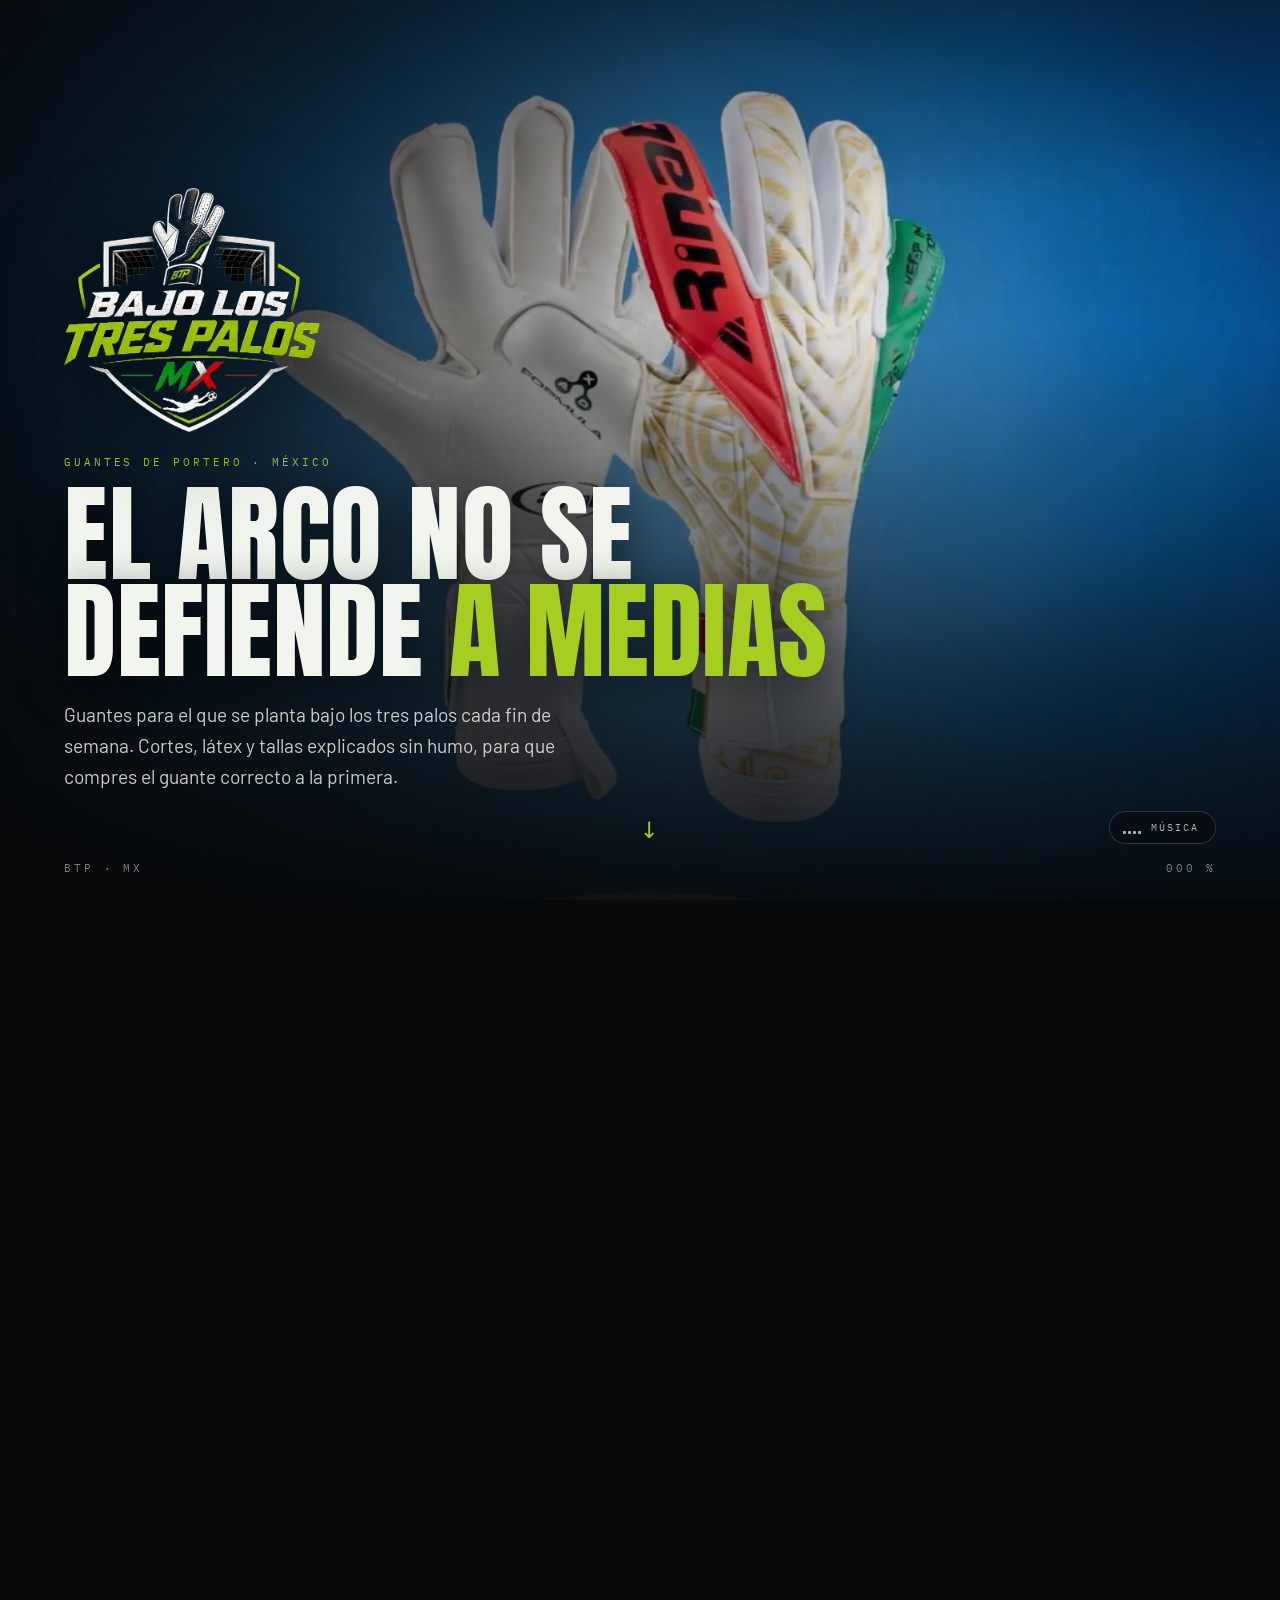
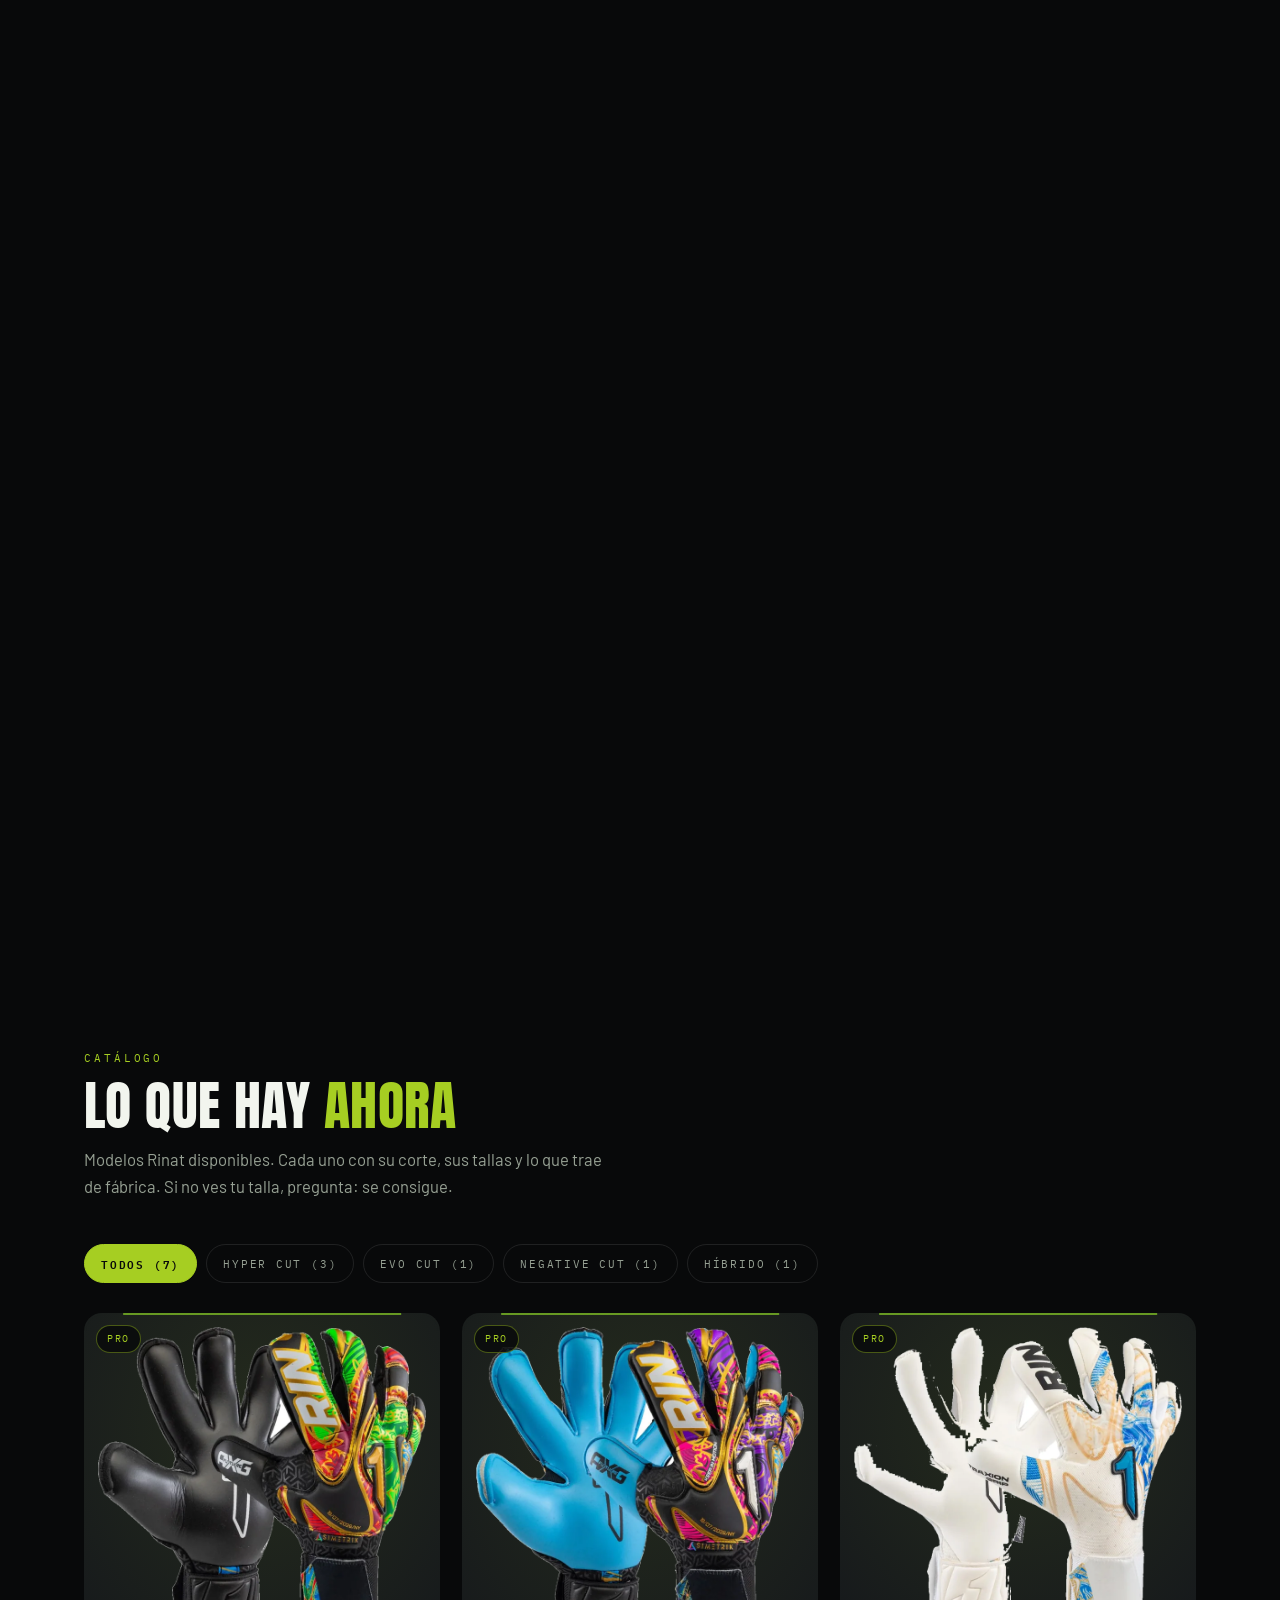
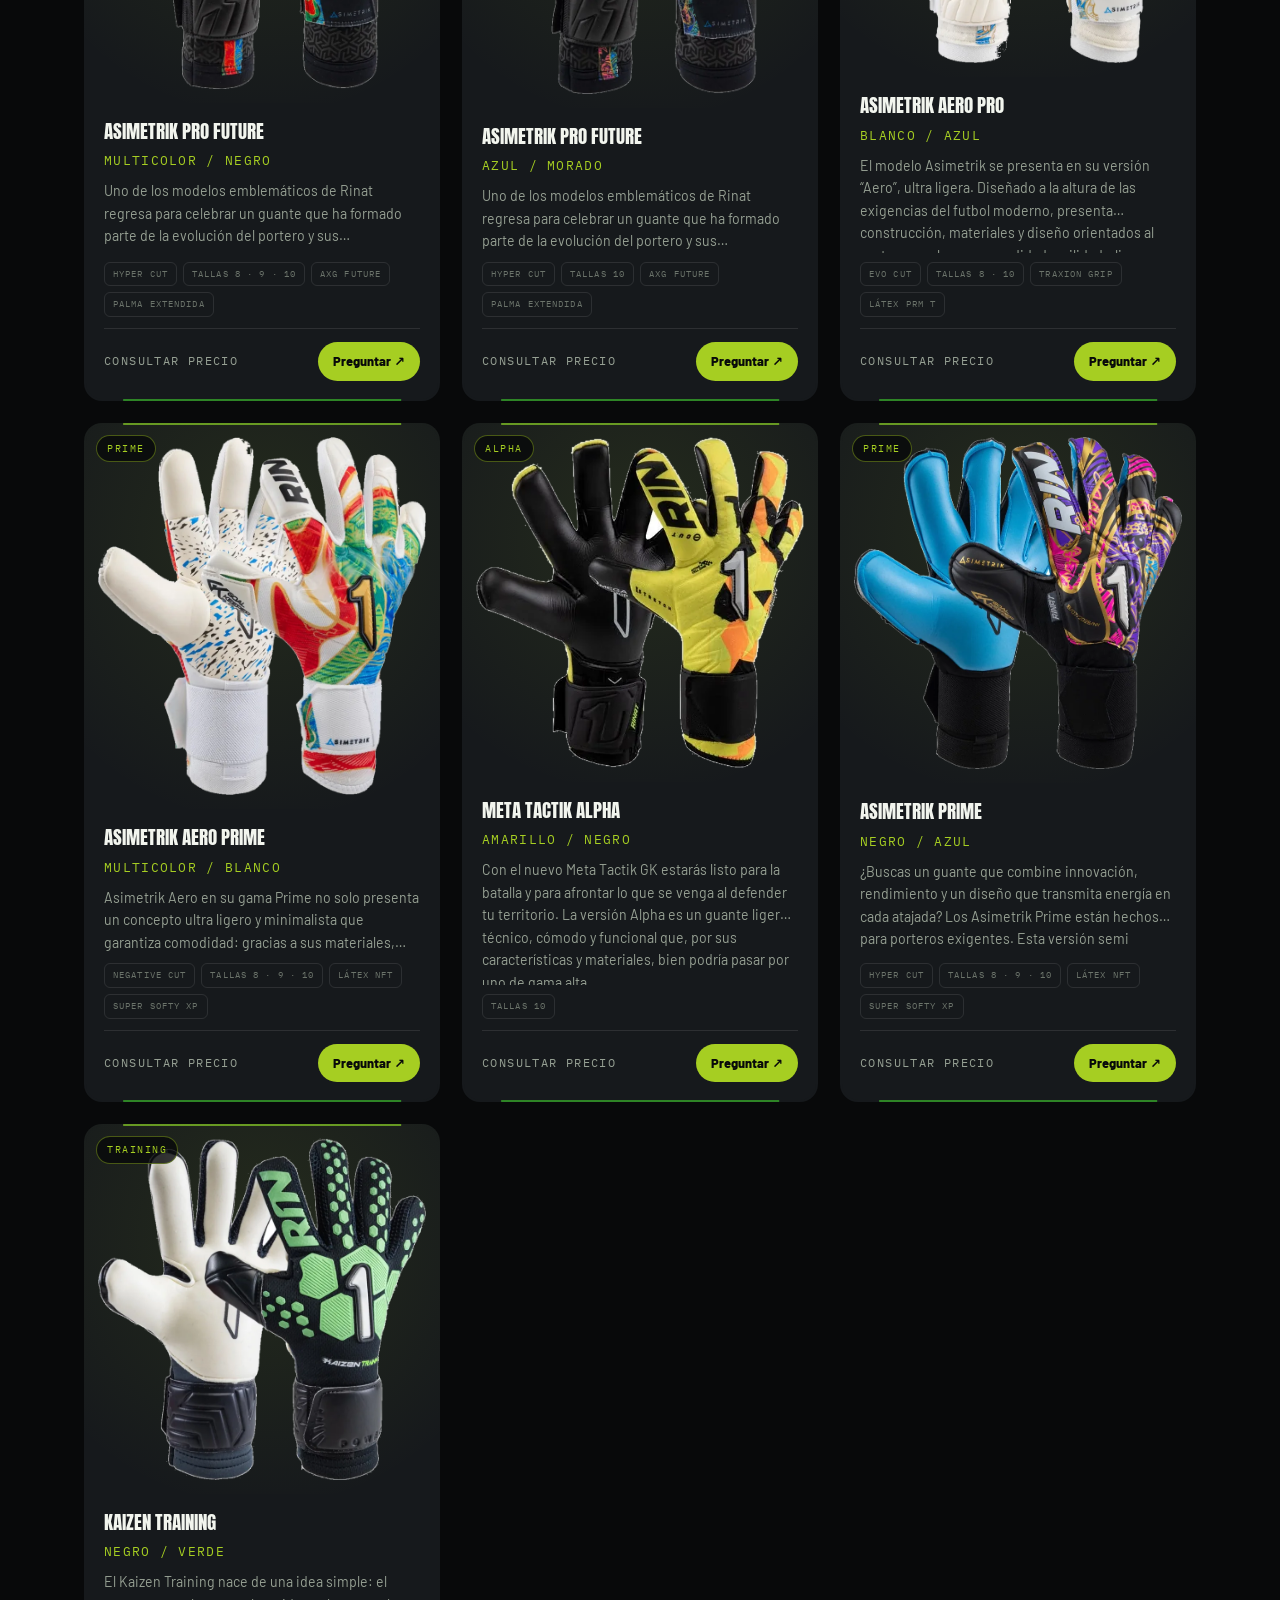
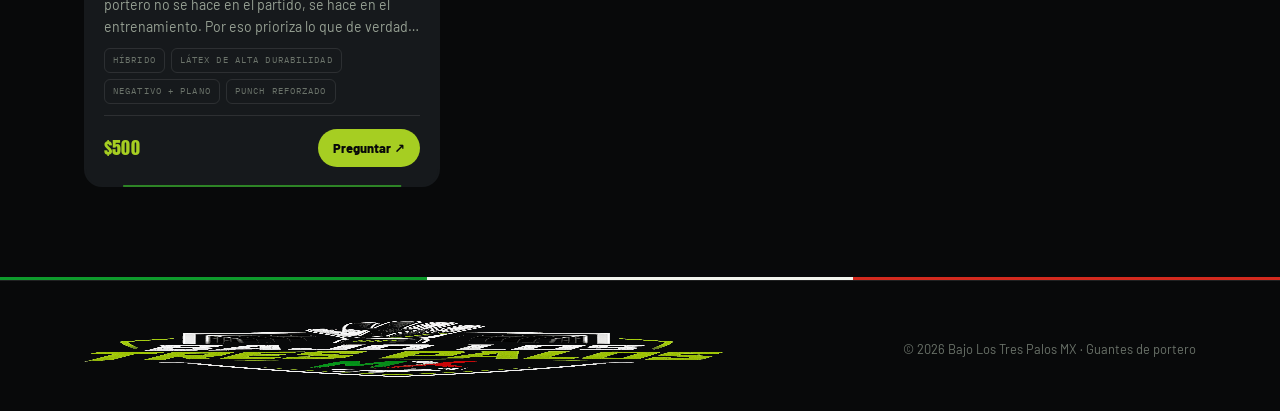
<file: index.html>
<!DOCTYPE html>
<html lang="es-MX">
<head>
<meta charset="utf-8">
<meta name="viewport" content="width=device-width, initial-scale=1">
<title>Bajo Los Tres Palos MX · Guantes de portero</title>
<meta name="description" content="Guantes de portero Rinat en México: Asimetrik PRO Future, Aero PRO, Aero Prime, Prime y Meta Tactik Alpha. Tallas 8 a 10.">
<meta name="theme-color" content="#08090A">
<link rel="canonical" href="https://bajo-los-tres-palos-mx.vercel.app/">

<meta property="og:type" content="website">
<meta property="og:site_name" content="Bajo Los Tres Palos MX">
<meta property="og:title" content="Bajo Los Tres Palos MX · Guantes de portero">
<meta property="og:description" content="El arco no se defiende a medias.">
<meta property="og:image" content="https://bajo-los-tres-palos-mx.vercel.app/assets/img/og-btp.jpg">
<meta property="og:locale" content="es_MX">
<meta name="twitter:card" content="summary_large_image">

<link rel="icon" href="assets/img/favicon-32.png" sizes="any">
<link rel="apple-touch-icon" href="assets/img/apple-touch-icon.png">

<link rel="preconnect" href="https://fonts.googleapis.com">
<link rel="preconnect" href="https://fonts.gstatic.com" crossorigin>
<link href="https://fonts.googleapis.com/css2?family=Anton&family=Barlow:wght@400;600;700;800&family=IBM+Plex+Mono:wght@400;500&display=swap" rel="stylesheet">
<link rel="preload" as="image" href="assets/img/poster-1.jpg">
<link rel="stylesheet" href="assets/css/style.css">
</head>
<body>

<!-- ============================================================
     HERO · scroll-driven video scrubbing
     El pin se queda fijo y el scroll mueve el currentTime de los
     dos clips encadenados. Ver assets/js/hero.js
     ============================================================ -->
<section id="inicio" class="cine" aria-label="Bajo Los Tres Palos MX, guantes de portero">
  <div class="cine-pin">
    <div class="cine-stage">
      <img class="cine-media cine-poster" src="assets/img/poster-1.jpg"
           alt="Par de guantes de portero blancos con detalles dorados y tricolor mexicano"
           width="1280" height="720">

      <video class="cine-media cine-clip" muted playsinline preload="auto" aria-hidden="true"
             poster="assets/img/poster-1.jpg"
             data-src-h="assets/media/hero-1.mp4"
             data-src-v="assets/media/hero-1-v.mp4"></video>

      <video class="cine-media cine-clip" muted playsinline preload="none" aria-hidden="true"
             poster="assets/img/poster-2.jpg"
             data-src-h="assets/media/hero-2.mp4"
             data-src-v="assets/media/hero-2-v.mp4"></video>

      <div class="cine-grain"></div>
      <div class="cine-scrim"></div>
    </div>

    <div class="cine-copy">
      <img class="cine-logo" src="assets/img/logo-btp.png"
           alt="Escudo de Bajo Los Tres Palos MX" width="640" height="611">
      <p class="mono cine-eyebrow">Guantes de portero · México</p>
      <h1 class="display cine-h1">El arco no se<br>defiende <em>a medias</em></h1>
      <p class="cine-sub">Guantes para el que se planta bajo los tres palos cada fin de semana. Cortes, látex y tallas explicados sin humo, para que compres el guante correcto a la primera.</p>
    </div>

    <div class="cine-hud mono">
      <span>BTP · MX</span>
      <span class="cine-hud-idx">000 %</span>
    </div>
    <div class="cine-prog"></div>
    <div class="cine-cue" aria-hidden="true">↓</div>

    <button class="son" id="btp-son" type="button" aria-pressed="false" aria-label="Poner la música">
      <span class="son-eq" aria-hidden="true"><i></i><i></i><i></i><i></i></span>
      <span class="son-txt">Música</span>
    </button>
  </div>
</section>

<audio id="btp-audio" src="assets/audio/btp-tema.m4a" loop preload="none"></audio>

<!-- ====================== CATÁLOGO ====================== -->
<section id="catalogo" class="sec">
  <div class="wrap">
    <div class="sec-head">
      <span class="mono">Catálogo</span>
      <h2 class="display sec-h2">Lo que hay <em>ahora</em></h2>
      <p class="sec-lead">Modelos Rinat disponibles. Cada uno con su corte, sus tallas y lo que trae de fábrica. Si no ves tu talla, pregunta: se consigue.</p>
    </div>

    <div class="filtros" id="filtros" role="group" aria-label="Filtrar por corte"></div>
    <div class="grid-prod" id="grid-prod"></div>
  </div>
</section>

<span class="tricolor" style="display:block;height:3px;background:linear-gradient(90deg,var(--mx-verde) 0 33.33%,var(--hueso) 33.33% 66.66%,var(--mx-rojo) 66.66% 100%)"></span>

<footer class="foot" id="contacto">
  <div class="wrap foot-in">
    <img src="assets/img/logo-btp.png" alt="Bajo Los Tres Palos MX" width="640" height="611">
    <small>© <span id="anio">2026</span> Bajo Los Tres Palos MX · Guantes de portero</small>
  </div>
</footer>

<script src="assets/js/config.js"></script>
<script src="assets/js/productos.js"></script>
<script src="assets/js/hero.js"></script>
<script src="assets/js/catalogo.js"></script>
<script src="assets/js/audio.js"></script>
</body>
</html>
</file>
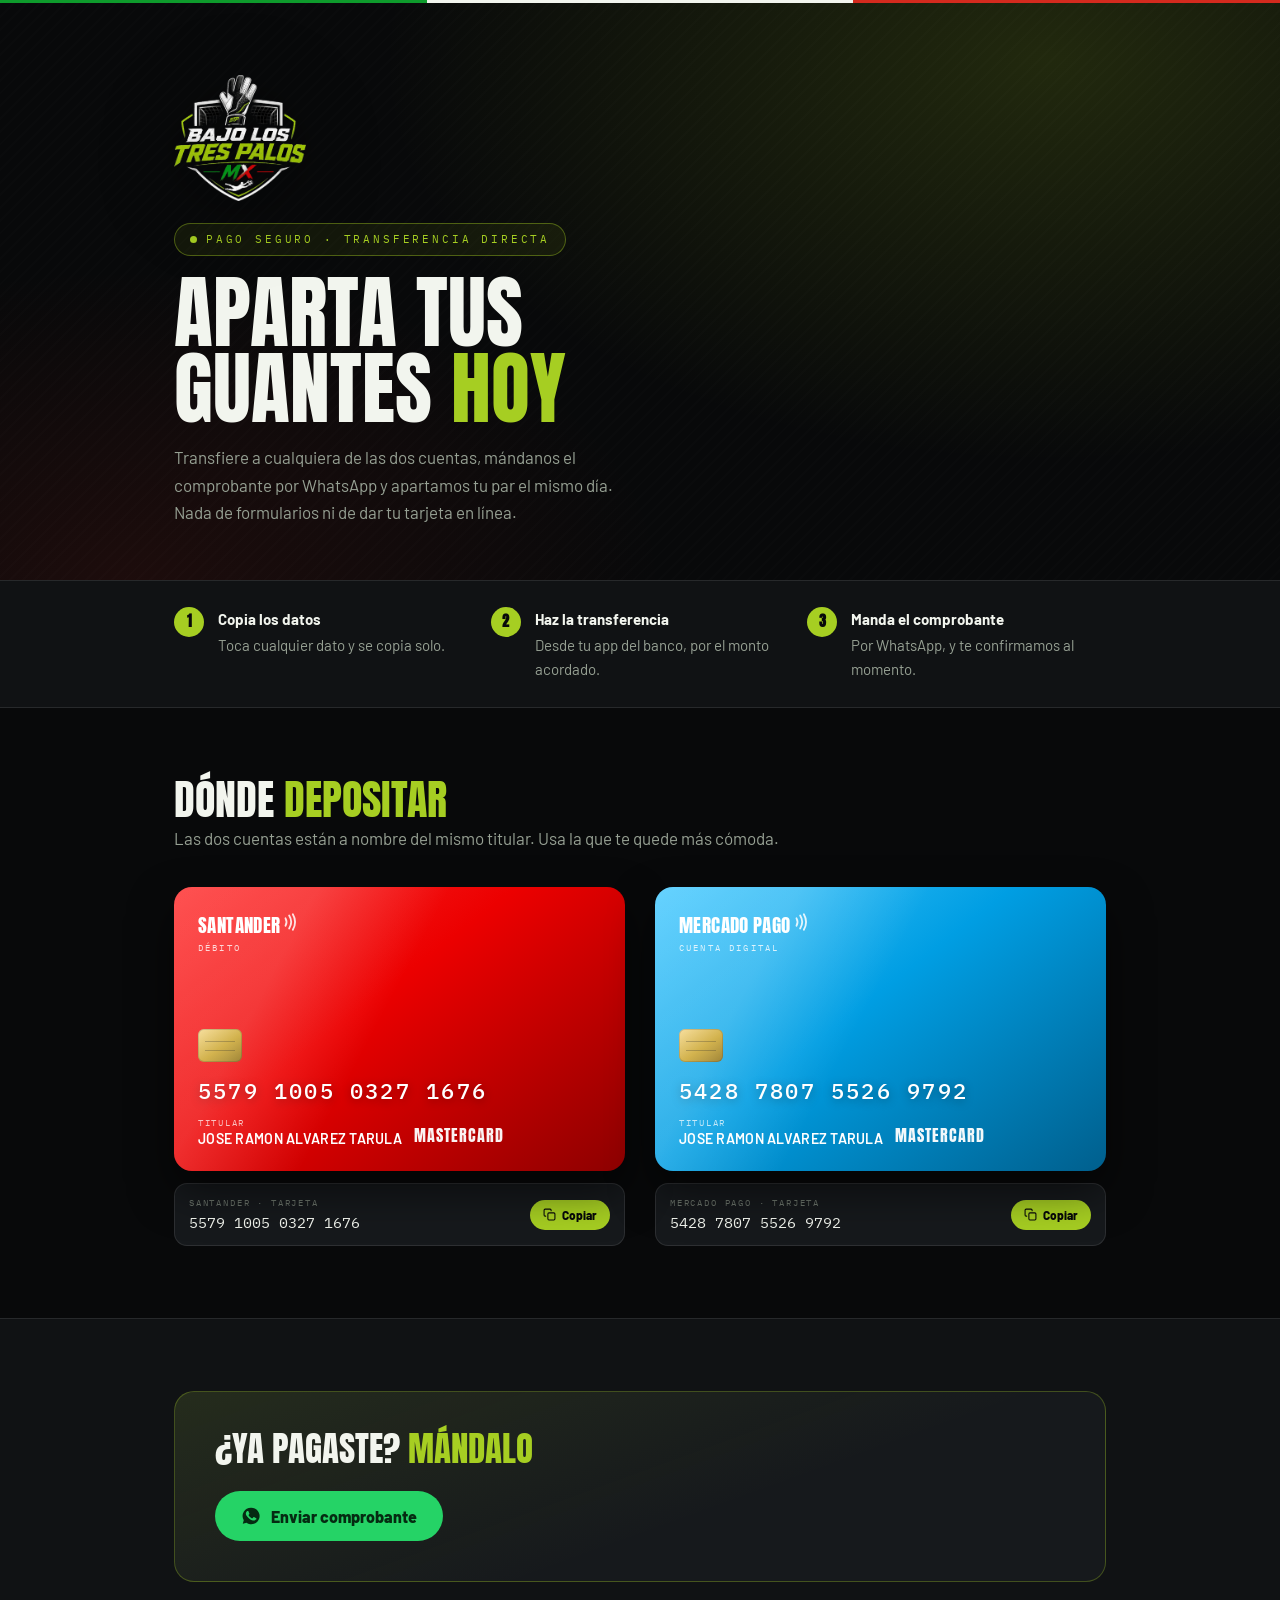
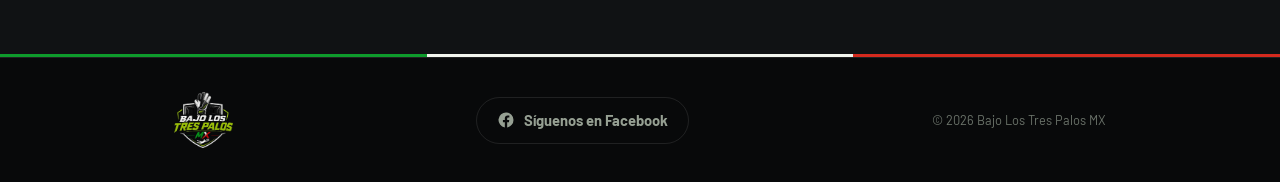
<file: cuenta/index.html>
<!DOCTYPE html>
<html lang="es-MX">
<head>
<meta charset="utf-8">
<meta name="viewport" content="width=device-width, initial-scale=1">
<title>Pagos · Bajo Los Tres Palos MX</title>
<meta name="description" content="Datos para transferencia: Santander y Mercado Pago. Copia, paga y manda tu comprobante por WhatsApp.">
<meta name="robots" content="noindex, nofollow">
<meta name="theme-color" content="#08090A">

<!-- ══════════════════════════════════════════════════════════════════
     DOMINIO · lo único que hay que cambiar si la página se muda.
     Apunta a Vercel, que es el dominio bueno.
     (Van completas y no relativas porque WhatsApp y Facebook leen el
     HTML crudo, sin ejecutar JavaScript.)
     ══════════════════════════════════════════════════════════════════ -->
<meta property="og:type" content="website">
<meta property="og:site_name" content="Bajo Los Tres Palos MX">
<meta property="og:title" content="Aparta tus guantes hoy · Bajo Los Tres Palos MX">
<meta property="og:description" content="Transfiere a Santander o Mercado Pago, manda tu comprobante por WhatsApp y te apartamos tu par el mismo día.">
<meta property="og:url" content="https://bajo-los-tres-palos-mx.vercel.app/cuenta/">
<meta property="og:image" content="https://bajo-los-tres-palos-mx.vercel.app/assets/img/og-pagos.jpg">
<meta property="og:image:secure_url" content="https://bajo-los-tres-palos-mx.vercel.app/assets/img/og-pagos.jpg">
<meta property="og:image:type" content="image/jpeg">
<meta property="og:image:width" content="1200">
<meta property="og:image:height" content="630">
<meta property="og:image:alt" content="Bajo Los Tres Palos MX · datos para pagar por Santander o Mercado Pago">
<meta property="og:locale" content="es_MX">
<meta name="twitter:card" content="summary_large_image">
<meta name="twitter:title" content="Aparta tus guantes hoy · Bajo Los Tres Palos MX">
<meta name="twitter:description" content="Santander y Mercado Pago. Copia los datos y manda tu comprobante.">
<meta name="twitter:image" content="https://bajo-los-tres-palos-mx.vercel.app/assets/img/og-pagos.jpg">

<link rel="icon" href="../assets/img/favicon-32.png" sizes="any">
<link rel="preconnect" href="https://fonts.googleapis.com">
<link rel="preconnect" href="https://fonts.gstatic.com" crossorigin>
<link href="https://fonts.googleapis.com/css2?family=Anton&family=Barlow:wght@400;600;700;800&family=IBM+Plex+Mono:wght@400;500;600&display=swap" rel="stylesheet">

<style>
:root{
  --negro:#08090A; --carbon:#101214; --humo:#16191C;
  --linea:rgba(242,245,238,.10);
  --lima:#A6CE22; --lima-hi:#C7EE3B;
  --hueso:#F2F5EE; --gris:#96A093; --gris-2:#6B736A;
  --mx-verde:#0E9B2C; --mx-rojo:#D42A1E;
  --santander:#EC0000; --mp:#009EE3; --wa:#25D366;
  --ease:cubic-bezier(.23,1,.32,1);
  --pad:clamp(20px,5vw,64px);
}
*,*::before,*::after{ box-sizing:border-box; }
body{
  margin:0; background:var(--negro); color:var(--hueso);
  font-family:'Barlow',system-ui,sans-serif; font-size:17px; line-height:1.6;
  -webkit-font-smoothing:antialiased; overflow-x:hidden;
}
img{ display:block; max-width:100%; height:auto; }
::selection{ background:var(--lima); color:var(--negro); }
.wrap{ width:min(1060px,100%); margin-inline:auto; padding-inline:var(--pad); }
.display{ font-family:'Anton',Impact,sans-serif; font-weight:400; text-transform:uppercase; line-height:.95; }
.mono{ font-family:'IBM Plex Mono',ui-monospace,monospace; font-size:.68rem; letter-spacing:.26em; text-transform:uppercase; }
.tricolor{ height:3px; background:linear-gradient(90deg,var(--mx-verde) 0 33.33%,var(--hueso) 33.33% 66.66%,var(--mx-rojo) 66.66%); }

/* ───────────── portada ───────────── */
.portada{
  position:relative; overflow:hidden;
  padding:clamp(44px,8vh,86px) 0 clamp(36px,6vh,60px);
  background:
    radial-gradient(90% 120% at 82% 10%, rgba(166,206,34,.16), transparent 58%),
    radial-gradient(70% 90% at 10% 100%, rgba(212,42,30,.10), transparent 60%),
    var(--negro);
}
.portada::after{
  content:''; position:absolute; inset:0; pointer-events:none; opacity:.5;
  background:repeating-linear-gradient(135deg, rgba(242,245,238,.02) 0 2px, transparent 2px 9px);
}
.portada .wrap{ position:relative; z-index:1; }
.escudo{ width:clamp(96px,14vw,132px); margin-bottom:22px;
  filter:drop-shadow(0 14px 38px rgba(0,0,0,.8)); }
.portada h1{ margin:0; font-size:clamp(2.5rem,8vw,5rem); }
.portada h1 em{ font-style:normal; color:var(--lima); }
.portada p{ margin:18px 0 0; max-width:46ch; color:var(--gris); font-size:1.06rem; }
.sello{
  display:inline-flex; align-items:center; gap:9px; margin-bottom:18px;
  border:1px solid rgba(166,206,34,.4); background:rgba(166,206,34,.08);
  color:var(--lima); border-radius:999px; padding:7px 15px;
}
.sello i{ width:7px; height:7px; border-radius:50%; background:var(--lima);
  box-shadow:0 0 0 0 rgba(166,206,34,.6); animation:latir 2.4s ease-out infinite; }
@keyframes latir{ 70%{ box-shadow:0 0 0 9px rgba(166,206,34,0); } 100%{ box-shadow:0 0 0 0 rgba(166,206,34,0); } }

/* ───────────── pasos ───────────── */
.pasos{ background:var(--carbon); border-block:1px solid var(--linea); padding:26px 0; }
.pasos-in{ display:grid; gap:18px; grid-template-columns:repeat(auto-fit,minmax(230px,1fr)); }
.paso{ display:flex; gap:14px; align-items:flex-start; }
.paso b{
  flex:none; width:30px; height:30px; border-radius:50%; display:grid; place-items:center;
  background:var(--lima); color:var(--negro); font-family:'Anton',sans-serif; font-size:.9rem;
}
.paso p{ margin:0; font-size:.94rem; color:var(--gris); }
.paso strong{ display:block; color:var(--hueso); font-weight:700; margin-bottom:2px; }

/* ───────────── sección ───────────── */
.sec{ padding:clamp(48px,8vh,84px) 0; }
.sec-tit{ margin:0 0 6px; font-size:clamp(1.6rem,4.4vw,2.6rem); }
.sec-tit em{ font-style:normal; color:var(--lima); }
.sec-sub{ margin:0 0 34px; color:var(--gris); }

.metodos{ display:grid; gap:clamp(20px,3vw,30px); grid-template-columns:repeat(auto-fit,minmax(320px,1fr)); }

/* ───────────── tarjeta bancaria ───────────── */
.metodo{ display:flex; flex-direction:column; gap:12px; }
.plastico{
  position:relative; aspect-ratio:1.586/1; border-radius:18px; overflow:hidden;
  padding:clamp(18px,3.4vw,24px); display:flex; flex-direction:column;
  color:#fff; cursor:pointer; border:0; text-align:left; width:100%;
  font-family:inherit; font-size:inherit;
  box-shadow:0 20px 44px rgba(0,0,0,.55);
  transition:transform .3s var(--ease), box-shadow .3s var(--ease);
}
.plastico:hover{ transform:translateY(-5px) rotate(-.4deg); box-shadow:0 26px 58px rgba(0,0,0,.65); }
.plastico:focus-visible{ outline:3px solid var(--lima); outline-offset:4px; }
.plastico::after{            /* brillo diagonal */
  content:''; position:absolute; inset:0; pointer-events:none;
  background:linear-gradient(118deg, rgba(255,255,255,.18) 0 24%, transparent 46%);
}
.plastico.santander{ background:linear-gradient(142deg,#ff2b2b 0%,#EC0000 42%,#8d0000 100%); }
.plastico.mp{ background:linear-gradient(142deg,#45c9ff 0%,#009EE3 44%,#005f8d 100%); }

.p-top{ display:flex; justify-content:space-between; align-items:flex-start; }
.p-marca{ font-family:'Anton',sans-serif; font-size:1.18rem; letter-spacing:.02em; text-transform:uppercase; }
.p-marca small{ display:block; font-family:'IBM Plex Mono',monospace; font-size:.56rem;
  letter-spacing:.24em; opacity:.8; margin-top:3px; }
.p-nfc{ width:22px; height:22px; opacity:.85; }
.p-chip{
  width:44px; height:33px; border-radius:6px; margin:auto 0 0;
  background:linear-gradient(145deg,#f6d98a,#c9a227 55%,#8c6d12);
  position:relative; box-shadow:inset 0 0 0 1px rgba(0,0,0,.18);
}
.p-chip::before,.p-chip::after{
  content:''; position:absolute; left:16%; right:16%; height:1px; background:rgba(0,0,0,.28);
}
.p-chip::before{ top:36%; } .p-chip::after{ top:64%; }
.p-num{
  font-family:'IBM Plex Mono',monospace; font-weight:500;
  font-size:clamp(1.05rem,3.6vw,1.38rem); letter-spacing:.1em; margin-top:14px;
  text-shadow:0 2px 10px rgba(0,0,0,.35);
}
.p-bot{ display:flex; justify-content:space-between; align-items:flex-end; gap:12px; margin-top:12px; }
.p-lab{ font-family:'IBM Plex Mono',monospace; font-size:.54rem; letter-spacing:.2em;
  text-transform:uppercase; opacity:.72; margin-bottom:2px; }
.p-val{ font-size:.88rem; font-weight:600; letter-spacing:.02em; white-space:nowrap; }
.p-red{ font-family:'Anton',sans-serif; font-size:1rem; letter-spacing:.06em; opacity:.95; }

/* ───────────── filas de copiar ───────────── */
.copiar{
  display:flex; align-items:center; gap:12px; width:100%; text-align:left;
  background:var(--humo); border:1px solid var(--linea); border-radius:13px;
  padding:13px 14px; cursor:pointer; color:inherit; font-family:inherit;
  transition:border-color .2s ease, background .2s ease;
}
.copiar:hover{ border-color:rgba(166,206,34,.5); background:#1a1e21; }
.copiar:focus-visible{ outline:3px solid var(--lima); outline-offset:3px; }
.copiar.ok{ border-color:var(--lima); background:rgba(166,206,34,.1); }
.c-txt{ flex:1; min-width:0; }
.c-lab{ display:block; font-family:'IBM Plex Mono',monospace; font-size:.57rem;
  letter-spacing:.2em; text-transform:uppercase; color:var(--gris-2); margin-bottom:3px; }
.c-val{ display:block; font-family:'IBM Plex Mono',monospace; font-size:.95rem;
  color:var(--hueso); overflow:hidden; text-overflow:ellipsis; white-space:nowrap; }
.c-btn{
  flex:none; display:inline-flex; align-items:center; gap:6px;
  font-size:.74rem; font-weight:800; color:var(--negro); background:var(--lima);
  border-radius:999px; padding:8px 13px; white-space:nowrap;
}
.copiar.ok .c-btn{ background:var(--lima-hi); }
.c-btn svg{ width:13px; height:13px; }

/* ───────────── comprobante ───────────── */
.comprobante{ background:var(--carbon); border-top:1px solid var(--linea); }
.caja{
  border:1px solid rgba(166,206,34,.3); border-radius:20px;
  background:linear-gradient(160deg, rgba(166,206,34,.1), transparent 60%), var(--humo);
  padding:clamp(24px,4vw,40px);
}
.caja h2{ margin:0 0 26px; font-size:clamp(1.5rem,3.6vw,2.2rem); }
.wa{
  display:inline-flex; align-items:center; gap:10px; text-decoration:none;
  background:var(--wa); color:#052B12; font-weight:800; font-size:1rem;
  border:0; cursor:pointer; font-family:inherit;
  padding:15px 26px; border-radius:999px;
  transition:transform .2s var(--ease), background .2s ease;
}
.wa:hover{ transform:translateY(-2px); background:#34e67c; }
.wa:focus-visible{ outline:3px solid var(--lima); outline-offset:3px; }

.pie{ padding:34px 0; border-top:1px solid var(--linea); }
.pie-in{ display:flex; flex-wrap:wrap; gap:16px; justify-content:space-between; align-items:center; }
.pie img{ height:56px; width:auto; }
.fb{
  display:inline-flex; align-items:center; gap:9px; text-decoration:none;
  color:var(--gris); font-weight:700; font-size:.92rem;
  border:1px solid var(--linea); border-radius:999px; padding:11px 20px;
  transition:color .2s ease, border-color .2s ease, background .2s ease;
}
.fb:hover{ color:#fff; background:#1877F2; border-color:#1877F2; }
.fb:focus-visible{ outline:3px solid var(--lima); outline-offset:3px; }
.pie small{ color:var(--gris-2); font-size:.8rem; }

/* ───────────── aviso ───────────── */
#aviso{
  position:fixed; left:50%; bottom:26px; translate:-50% 0; z-index:60;
  background:var(--lima); color:var(--negro); font-weight:800; font-size:.9rem;
  padding:12px 22px; border-radius:999px; box-shadow:0 14px 34px rgba(0,0,0,.5);
  opacity:0; pointer-events:none; transition:opacity .25s ease, translate .25s ease;
}
#aviso.ver{ opacity:1; translate:-50% -6px; }

@media(max-width:430px){
  /* el tracking de .mono parte el sello en dos renglones en pantallas chicas */
  .sello{ letter-spacing:.13em; font-size:.62rem; padding:6px 13px; }
  .p-num{ letter-spacing:.06em; }
  /* un nombre completo parte en dos renglones y queda feo junto a la marca;
     cabe de un tirón bajándole un punto */
  .p-val{ font-size:.70rem; letter-spacing:0; }
  .p-red{ font-size:.86rem; }
}
@media (prefers-reduced-motion:reduce){
  *{ animation:none !important; transition:none !important; }
}
</style>
</head>
<body>

<div class="tricolor"></div>

<!-- ═════════ PORTADA ═════════ -->
<header class="portada">
  <div class="wrap">
    <img class="escudo" src="../assets/img/logo-btp.png" alt="Bajo Los Tres Palos MX" width="640" height="611">
    <div class="sello mono"><i></i> Pago seguro · transferencia directa</div>
    <h1 class="display">Aparta tus<br>guantes <em>hoy</em></h1>
    <p>Transfiere a cualquiera de las dos cuentas, mándanos el comprobante por WhatsApp y apartamos tu par el mismo día. Nada de formularios ni de dar tu tarjeta en línea.</p>
  </div>
</header>

<!-- ═════════ PASOS ═════════ -->
<section class="pasos">
  <div class="wrap pasos-in">
    <div class="paso"><b>1</b><p><strong>Copia los datos</strong>Toca cualquier dato y se copia solo.</p></div>
    <div class="paso"><b>2</b><p><strong>Haz la transferencia</strong>Desde tu app del banco, por el monto acordado.</p></div>
    <div class="paso"><b>3</b><p><strong>Manda el comprobante</strong>Por WhatsApp, y te confirmamos al momento.</p></div>
  </div>
</section>

<!-- ═════════ MÉTODOS ═════════ -->
<section class="sec">
  <div class="wrap">
    <h2 class="display sec-tit">Dónde <em>depositar</em></h2>
    <p class="sec-sub">Las dos cuentas están a nombre del mismo titular. Usa la que te quede más cómoda.</p>
    <div class="metodos" id="metodos"></div>
  </div>
</section>

<!-- ═════════ COMPROBANTE ═════════ -->
<section class="sec comprobante">
  <div class="wrap">
    <div class="caja">
      <h2 class="display">¿Ya pagaste? <span style="color:var(--lima)">Mándalo</span></h2>
      <button class="wa" id="btn-wa" type="button">
        <svg width="20" height="20" viewBox="0 0 24 24" fill="currentColor" aria-hidden="true"><path d="M12 2a10 10 0 0 0-8.7 15l-1.2 4.4 4.5-1.2A10 10 0 1 0 12 2zm5.6 14.2c-.2.7-1.3 1.3-1.9 1.3-.5 0-1.1.2-3.6-.8-3-1.3-5-4.4-5.1-4.6-.2-.2-1.2-1.6-1.2-3.1s.8-2.2 1.1-2.5c.3-.3.6-.4.8-.4h.6c.2 0 .5-.1.7.5l1 2.3c.1.2.1.4 0 .6l-.4.6-.4.4c-.1.1-.3.3-.1.6.2.3.8 1.3 1.7 2.1 1.2 1 2.1 1.4 2.4 1.5.3.1.5.1.7-.1l1-1.2c.2-.2.4-.2.7-.1l2.2 1.1c.3.2.5.2.6.4.1.1.1.7-.1 1.4z"/></svg>
        Enviar comprobante
      </button>
    </div>
  </div>
</section>

<div class="tricolor"></div>
<footer class="pie">
  <div class="wrap pie-in">
    <img src="../assets/img/logo-btp.png" alt="Bajo Los Tres Palos MX" width="640" height="611">
    <a class="fb" id="btn-fb" target="_blank" rel="noopener">
      <svg width="18" height="18" viewBox="0 0 24 24" fill="currentColor" aria-hidden="true"><path d="M22 12a10 10 0 1 0-11.56 9.88v-6.99H7.9V12h2.54V9.8c0-2.5 1.49-3.89 3.77-3.89 1.09 0 2.24.2 2.24.2v2.46h-1.26c-1.24 0-1.63.77-1.63 1.56V12h2.78l-.45 2.89h-2.33v6.99A10 10 0 0 0 22 12z"/></svg>
      Síguenos en Facebook
    </a>
    <small>© <span id="anio">2026</span> Bajo Los Tres Palos MX</small>
  </div>
</footer>

<div id="aviso" role="status" aria-live="polite"></div>

<script>
/* ══════════════════════════════════════════════════════════════
   ÚNICO LUGAR QUE HAY QUE EDITAR
   Cambia las X por tus datos reales y la página se arma sola.
   El número de WhatsApp va en formato internacional sin signos:
   52 + los 10 dígitos.  Ejemplo: "5215512345678"
   ══════════════════════════════════════════════════════════════ */
var DATOS = {
  // 52 + los 10 dígitos, sin espacios ni signos. Ej: "5215512345678"
  whatsapp: "527151315630",
  // Como aparece en la cuenta
  titular:  "JOSE RAMON ALVAREZ TARULA",
  // Página de Facebook. Vacío = no aparece el botón del pie.
  facebook: "https://www.facebook.com/profile.php?id=61590085546077",

  cuentas: [
    {
      banco:   "Santander",
      tipo:    "Débito",
      clase:   "santander",
      red:     "MASTERCARD",
      tarjeta: "5579 1005 0327 1676",
      clabe:   ""                      // vacío = no se muestra la fila
    },
    {
      banco:   "Mercado Pago",
      tipo:    "Cuenta digital",
      clase:   "mp",
      red:     "MASTERCARD",
      tarjeta: "5428 7807 5526 9792",
      clabe:   ""
    }
  ]
};
/* ════════════════ de aquí para abajo no hace falta tocar ════════════════ */

(function () {
  var aviso = document.getElementById('aviso'), temporizador = null;
  function avisar(txt) {
    aviso.textContent = txt;
    aviso.classList.add('ver');
    clearTimeout(temporizador);
    temporizador = setTimeout(function () { aviso.classList.remove('ver'); }, 1800);
  }

  /* Clipboard falla en http:// y en algunos navegadores embebidos (el de
     Instagram, por ejemplo), así que queda el textarea de respaldo. */
  function respaldo(txt) {
    var ta = document.createElement('textarea');
    ta.value = txt; ta.setAttribute('readonly', '');
    ta.style.cssText = 'position:fixed;top:-1000px';
    document.body.appendChild(ta); ta.select();
    var ok = false;
    try { ok = document.execCommand('copy'); } catch (e) {}
    document.body.removeChild(ta);
    return ok;
  }
  function copiar(txt) {
    if (navigator.clipboard && window.isSecureContext) {
      return navigator.clipboard.writeText(txt).then(function () { return true; })
             .catch(function () { return respaldo(txt); });
    }
    return Promise.resolve(respaldo(txt));
  }

  var sinLlenar = function (v) { return !v || /^[X\s]+$/i.test(v); };
  var esc = function (s) {
    return String(s).replace(/[&<>"]/g, function (c) {
      return { '&': '&amp;', '<': '&lt;', '>': '&gt;', '"': '&quot;' }[c];
    });
  };

  var NFC = '<svg class="p-nfc" viewBox="0 0 24 24" fill="none" stroke="currentColor" ' +
            'stroke-width="2" stroke-linecap="round" aria-hidden="true">' +
            '<path d="M6 8a8 8 0 0 1 0 8M10 5a13 13 0 0 1 0 14M14 3.5a17 17 0 0 1 0 17"/></svg>';
  var ICONO = '<svg viewBox="0 0 24 24" fill="none" stroke="currentColor" stroke-width="2" ' +
              'stroke-linecap="round" stroke-linejoin="round" aria-hidden="true">' +
              '<rect x="9" y="9" width="13" height="13" rx="2"/>' +
              '<path d="M5 15H4a2 2 0 0 1-2-2V4a2 2 0 0 1 2-2h9a2 2 0 0 1 2 2v1"/></svg>';

  function fila(etiqueta, valor) {
    return '<button type="button" class="copiar" data-copiar="' + esc(valor.replace(/\s/g, '')) + '">' +
             '<span class="c-txt"><span class="c-lab">' + esc(etiqueta) + '</span>' +
             '<span class="c-val">' + esc(valor) + '</span></span>' +
             '<span class="c-btn">' + ICONO + 'Copiar</span></button>';
  }

  document.getElementById('metodos').innerHTML = DATOS.cuentas.map(function (c) {
    return '<div class="metodo">' +
      '<button type="button" class="plastico ' + esc(c.clase) + '" data-copiar="' +
              esc(c.tarjeta.replace(/\s/g, '')) + '" aria-label="Copiar tarjeta ' + esc(c.banco) + '">' +
        '<div class="p-top"><span class="p-marca">' + esc(c.banco) +
          '<small>' + esc(c.tipo) + '</small></span>' + NFC + '</div>' +
        '<div class="p-chip"></div>' +
        '<div class="p-num">' + esc(c.tarjeta) + '</div>' +
        '<div class="p-bot">' +
          (sinLlenar(DATOS.titular) ? '<div></div>' :
            '<div><div class="p-lab">Titular</div>' +
            '<div class="p-val">' + esc(DATOS.titular) + '</div></div>') +
          '<span class="p-red">' + esc(c.red) + '</span></div>' +
      '</button>' +
      (sinLlenar(c.tarjeta) ? '' : fila(c.banco + ' · Tarjeta', c.tarjeta)) +
      (sinLlenar(c.clabe)   ? '' : fila(c.banco + ' · CLABE', c.clabe)) +
    '</div>';
  }).join('');

  document.addEventListener('click', function (e) {
    var el = e.target.closest('[data-copiar]');
    if (!el) return;
    var valor = el.getAttribute('data-copiar');
    if (sinLlenar(valor)) {
      avisar('Ese dato todavía trae las X');
      return;
    }
    copiar(valor).then(function (ok) {
      avisar(ok ? 'Copiado ✓' : 'No se pudo copiar');
      if (!ok) return;
      var f = el.closest('.copiar');
      if (!f) return;
      f.classList.add('ok');
      var b = f.querySelector('.c-btn'), antes = b.innerHTML;
      b.textContent = 'Copiado ✓';
      setTimeout(function () { f.classList.remove('ok'); b.innerHTML = antes; }, 1700);
    });
  });

  document.getElementById('btn-wa').addEventListener('click', function () {
    var tel = String(DATOS.whatsapp).replace(/\D/g, '');
    if (sinLlenar(DATOS.whatsapp) || tel.length < 10) {
      avisar('Falta poner el WhatsApp en el archivo');
      return;
    }
    var txt = 'Hola, acabo de hacer una transferencia a Bajo Los Tres Palos MX. ' +
              'Aquí va mi comprobante.';
    window.open('https://wa.me/' + tel + '?text=' + encodeURIComponent(txt), '_blank', 'noopener');
  });

  var fb = document.getElementById('btn-fb');
  if (DATOS.facebook) fb.href = DATOS.facebook; else fb.remove();

  document.getElementById('anio').textContent = new Date().getFullYear();
})();
</script>
</body>
</html>
</file>
<file: assets/css/style.css>
/* ==========================================================================
   BAJO LOS TRES PALOS MX · hero con scroll-driven video scrubbing
   Paleta tomada del escudo: lima BTP, negro cancha, tricolor de acento.
   ========================================================================== */

:root{
  --negro:#08090A;
  --lima:#A6CE22;
  --hueso:#F2F5EE;
  --mx-verde:#0E9B2C;
  --mx-rojo:#D42A1E;
  --azul:#0E4C8F;
  --pad:clamp(20px,5vw,80px);
}

*,*::before,*::after{ box-sizing:border-box; }
html{ -webkit-text-size-adjust:100%; }
body{
  margin:0; background:var(--negro); color:var(--hueso);
  font-family:'Barlow',system-ui,-apple-system,sans-serif;
  font-size:17px; line-height:1.6; overflow-x:hidden;
  -webkit-font-smoothing:antialiased;
}
img,video{ display:block; max-width:100%; }
::selection{ background:var(--lima); color:var(--negro); }

.display{
  font-family:'Anton',Impact,system-ui,sans-serif; font-weight:400;
  text-transform:uppercase; letter-spacing:.005em; line-height:.92;
}
.mono{
  font-family:'IBM Plex Mono',ui-monospace,monospace;
  font-size:.7rem; letter-spacing:.26em; text-transform:uppercase;
}

/* ==========================================================================
   HERO
   Sin JS, sin video o con reduced-motion: una sola pantalla con el póster.
   Con JS: la sección crece y el pin toma el control del scroll.
   ========================================================================== */
.cine{ position:relative; background:var(--negro); }
.cine:not(.is-ready){ height:auto; }
.cine:not(.is-ready) .cine-pin{ position:relative; height:100svh; }
.cine.is-ready{ height:640vh; }          /* 2 clips × ~320vh de recorrido */

.cine-pin{
  position:sticky; top:0; height:100svh; overflow:hidden;
  display:flex; align-items:flex-end;
}
.cine-stage{ position:absolute; inset:0; z-index:0; background:var(--azul); }
.cine-media{
  position:absolute; inset:0; width:100%; height:100%;
  object-fit:cover; object-position:50% 42%;
}
/* Los clips se revelan por scroll, uno encima del otro */
.cine-clip{ opacity:0; will-change:opacity; }

.cine-grain{
  position:absolute; inset:0; z-index:2; pointer-events:none; opacity:.5;
  background:radial-gradient(120% 90% at 50% 40%, rgba(0,0,0,0) 38%, rgba(4,10,20,.72) 100%);
}
.cine-scrim{
  position:absolute; inset:0; z-index:3; pointer-events:none;
  background:
    linear-gradient(180deg, rgba(8,9,10,.5) 0%, rgba(8,9,10,.08) 22%, rgba(8,9,10,0) 42%),
    linear-gradient(90deg, rgba(8,9,10,.88) 0%, rgba(8,9,10,.62) 26%, rgba(8,9,10,.18) 54%, rgba(8,9,10,0) 78%),
    linear-gradient(0deg, rgba(8,9,10,.95) 0%, rgba(8,9,10,.6) 26%, rgba(8,9,10,0) 64%);
}

.cine-copy{
  position:relative; z-index:5; width:100%;
  padding:0 var(--pad) clamp(72px,12vh,140px);
  will-change:opacity,transform;
}
.cine-logo{
  width:clamp(176px,20vw,272px); height:auto; margin-bottom:clamp(14px,2.4vh,24px);
  filter:drop-shadow(0 18px 46px rgba(0,0,0,.9));
}
.cine-eyebrow{ color:var(--lima); margin:0 0 14px; }
.cine-h1{
  margin:0; font-size:clamp(2.6rem,8.4vw,6.6rem);
  text-shadow:0 8px 44px rgba(0,0,0,.6);
}
.cine-h1 em{ font-style:normal; color:var(--lima); }
.cine-sub{
  margin:20px 0 0; max-width:46ch; font-size:clamp(1rem,1.5vw,1.2rem);
  color:rgba(242,245,238,.82);
}

.cine-hud{
  position:absolute; z-index:5; left:var(--pad); right:var(--pad); bottom:22px;
  display:flex; justify-content:space-between; gap:14px; pointer-events:none;
  color:rgba(242,245,238,.5);
}
.cine-prog{
  position:absolute; left:0; bottom:0; height:3px; width:0; z-index:6;
  background:linear-gradient(90deg,var(--mx-verde),var(--lima),var(--mx-rojo));
}
.cine-cue{
  position:absolute; left:50%; bottom:52px; z-index:6;
  font-size:1.4rem; color:var(--lima); pointer-events:none;
  animation:cue 1.9s ease-in-out infinite;
}
@keyframes cue{ 0%,100%{ transform:translate(-50%,0);} 50%{ transform:translate(-50%,9px);} }


/* ==========================================================================
   BOTÓN DE MÚSICA
   Empieza apagado siempre: ningún navegador deja sonar audio sin un gesto,
   y tampoco está bien emboscar a quien llega con el volumen arriba.
   ========================================================================== */
.son{
  position:absolute; z-index:20; right:var(--pad); bottom:56px;
  display:inline-flex; align-items:center; gap:10px;
  padding:9px 16px 9px 13px; border-radius:999px; cursor:pointer;
  font-family:'IBM Plex Mono',ui-monospace,monospace;
  font-size:.64rem; letter-spacing:.2em; text-transform:uppercase;
  color:rgba(242,245,238,.72);
  background:rgba(8,9,10,.5); backdrop-filter:blur(10px);
  border:1px solid rgba(242,245,238,.18);
  transition:color .2s ease, border-color .2s ease, background .2s ease;
}
.son:hover{ color:var(--hueso); border-color:rgba(242,245,238,.4); }
.son.is-on{ color:var(--lima); border-color:rgba(166,206,34,.55); background:rgba(166,206,34,.10); }
.son:focus-visible{ outline:3px solid var(--lima); outline-offset:3px; }

/* Barras de ecualizador: quietas cuando está apagado, bailando cuando suena */
.son-eq{ display:flex; align-items:flex-end; gap:2.5px; height:13px; }
.son-eq i{
  width:2.5px; height:3px; border-radius:1px; background:currentColor;
  transition:height .25s ease;
}
.son.is-on .son-eq i{ animation:eq .9s ease-in-out infinite; }
.son.is-on .son-eq i:nth-child(2){ animation-duration:.62s; }
.son.is-on .son-eq i:nth-child(3){ animation-duration:1.15s; }
.son.is-on .son-eq i:nth-child(4){ animation-duration:.78s; }
@keyframes eq{ 0%,100%{ height:3px; } 50%{ height:13px; } }

@media(max-width:560px){
  .son{ bottom:52px; padding:8px 13px 8px 11px; }
  .son-txt{ display:none; }
}

@media(max-width:900px){
  .cine.is-ready{ height:520vh; }
  .cine-media{ object-position:50% 40%; }
}
@media(max-width:560px){
  body{ font-size:16px; }
  .cine-hud{ font-size:.58rem; }
  .cine-hud-idx{ opacity:0; }          /* el porcentaje estorba junto al botón */
}
@media (prefers-reduced-motion:reduce){
  .son.is-on .son-eq i{ animation:none; height:8px; }
  .card::before{ animation:none; opacity:.4; }
  .cine.is-ready{ height:auto; }
  .cine-pin{ position:relative; height:100svh; }
  .cine-clip{ display:none; }
  .cine-cue{ animation:none; }
}

/* ==========================================================================
   CATÁLOGO
   Las fotos vienen recortadas a transparente, así que el guante se apoya
   sobre el fondo y no sobre un cuadro blanco.
   ========================================================================== */
.wrap{ width:min(1240px,100%); margin-inline:auto; padding-inline:var(--pad); }
.gris{ color:var(--gris); }
:root{ --carbon:#101214; --humo:#16191C; --linea:rgba(242,245,238,.10);
       --gris:#96A093; --gris-2:#6B736A; --lima-hi:#C7EE3B; }

.sec{ padding:clamp(64px,10vh,120px) 0; background:var(--negro); position:relative; }
.sec-head{ max-width:56rem; margin-bottom:clamp(32px,5vh,52px); }
.sec-head .mono{ color:var(--lima); display:block; margin-bottom:12px; }
.sec-h2{ margin:0; font-size:clamp(1.9rem,5vw,3.4rem); }
.sec-h2 em{ font-style:normal; color:var(--lima); }
.sec-lead{ margin:16px 0 0; color:var(--gris); max-width:58ch; font-size:1.04rem; }

.filtros{ display:flex; flex-wrap:wrap; gap:9px; margin-bottom:30px; }
.chip{
  font-family:'IBM Plex Mono',monospace; font-size:.7rem; letter-spacing:.16em;
  text-transform:uppercase; cursor:pointer; background:transparent;
  color:var(--gris); border:1px solid var(--linea);
  padding:9px 16px; border-radius:999px; transition:all .2s ease;
}
.chip:hover{ color:var(--hueso); border-color:rgba(242,245,238,.3); }
.chip.is-on{ background:var(--lima); color:var(--negro); border-color:var(--lima); font-weight:600; }
.chip:focus-visible{ outline:3px solid var(--lima); outline-offset:3px; }

.grid-prod{ display:grid; gap:clamp(14px,2vw,22px);
  grid-template-columns:repeat(auto-fill,minmax(272px,1fr)); }

/* Borde vivo: una barra de degradado gira detrás de la tarjeta y un panel
   interior la tapa, dejando ver sólo el filo. El contenido va por encima
   de los dos, si no el panel se lo come. */
.card{
  position:relative; isolation:isolate;
  background:var(--humo); border-radius:18px;
  overflow:hidden; display:flex; flex-direction:column;
  transition:transform .3s var(--ease,cubic-bezier(.23,1,.32,1));
}
.card::before{
  content:''; position:absolute; z-index:0;
  top:50%; left:50%; translate:-50% -50%;
  width:78%; height:210%;                    /* largo de sobra para cubrir la diagonal */
  background:linear-gradient(180deg, var(--lima), var(--mx-verde));
  animation:giroBorde 6s linear infinite;
  transition:background .3s ease, opacity .3s ease;
  opacity:.75;
}
/* El panel interior deja 1.5px de filo: suficiente para que se lea el
   barrido sin que la tarjeta parezca un letrero de neón. */
.card::after{
  content:''; position:absolute; z-index:1; inset:2px;
  background:var(--humo); border-radius:16px;
}
.card > *{ position:relative; z-index:2; }

@keyframes giroBorde{ to{ rotate:360deg; } }

.card:hover{ transform:translateY(-5px); }
.card:hover::before{
  background:linear-gradient(180deg, var(--lima-hi), var(--mx-rojo));
  animation-duration:3.5s;
  opacity:1;
}
.card-img{
  position:relative; aspect-ratio:1/1; display:grid; place-items:center;
  padding:14px; background:radial-gradient(120% 120% at 50% 30%,
    rgba(166,206,34,.10), rgba(8,9,10,0) 62%);
}
.card-img img{ width:100%; height:100%; object-fit:contain;
  transition:transform .5s var(--ease,cubic-bezier(.23,1,.32,1)); }
.card:hover .card-img img{ transform:scale(1.05); }
.card-tag{
  position:absolute; top:12px; left:12px; z-index:2;
  font-family:'IBM Plex Mono',monospace; font-size:.6rem; letter-spacing:.16em;
  text-transform:uppercase; background:rgba(8,9,10,.8); color:var(--lima);
  border:1px solid rgba(166,206,34,.4); padding:5px 10px; border-radius:999px;
}
.card-body{ padding:18px 20px 20px; display:flex; flex-direction:column; gap:9px; flex:1; }
.card-body h3{ margin:0; font-family:'Anton',sans-serif; font-weight:400;
  text-transform:uppercase; font-size:1.18rem; line-height:1.08; }
.card-color{ font-size:.82rem; color:var(--lima); margin:0;
  font-family:'IBM Plex Mono',monospace; letter-spacing:.1em; text-transform:uppercase; }
.card-desc{ margin:0; font-size:.88rem; color:var(--gris); flex:1;
  display:-webkit-box; -webkit-line-clamp:3; -webkit-box-orient:vertical; overflow:hidden; }
.card-meta{ display:flex; flex-wrap:wrap; gap:6px; }
.card-meta span{
  font-family:'IBM Plex Mono',monospace; font-size:.58rem; letter-spacing:.12em;
  text-transform:uppercase; color:var(--gris-2);
  border:1px solid var(--linea); border-radius:6px; padding:4px 8px;
}
.card-foot{ display:flex; align-items:center; justify-content:space-between;
  gap:10px; border-top:1px solid var(--linea); padding-top:13px; margin-top:2px; }
.card-precio{ font-family:'IBM Plex Mono',monospace; font-size:.72rem;
  letter-spacing:.12em; color:var(--gris); text-transform:uppercase; }
.card-link{
  font-size:.8rem; font-weight:800; text-decoration:none; color:var(--negro);
  background:var(--lima); padding:9px 15px; border-radius:999px; white-space:nowrap;
  transition:background .2s ease;
}
.card-link:hover{ background:var(--lima-hi); }
.card-link:focus-visible{ outline:3px solid var(--lima); outline-offset:3px; }
.vacio{ color:var(--gris); padding:36px 0; }

.foot{ background:var(--negro); border-top:1px solid var(--linea); padding:40px 0 34px; }
.foot-in{ display:flex; flex-wrap:wrap; gap:20px; justify-content:space-between; align-items:center; }
.foot img{ height:56px; }
.foot small{ color:var(--gris-2); font-size:.8rem; }

@media(max-width:560px){
  .grid-prod{ grid-template-columns:1fr; }
}

/* Precio en firme, para distinguirlo del "consultar" */
.card-precio-fijo{
  font-family:'Anton',sans-serif; font-size:1.15rem; letter-spacing:.01em;
  color:var(--lima); text-transform:none;
}
/* Modelo sin foto todavía: la tarjeta lo dice en vez de romperse */
.card-img::after{
  content:'Foto en camino'; position:absolute; inset:0; z-index:0;
  display:grid; place-items:center;
  font-family:'IBM Plex Mono',monospace; font-size:.62rem; letter-spacing:.18em;
  text-transform:uppercase; color:var(--gris-2);
}
.card-img img{ position:relative; z-index:1; }
</file>
